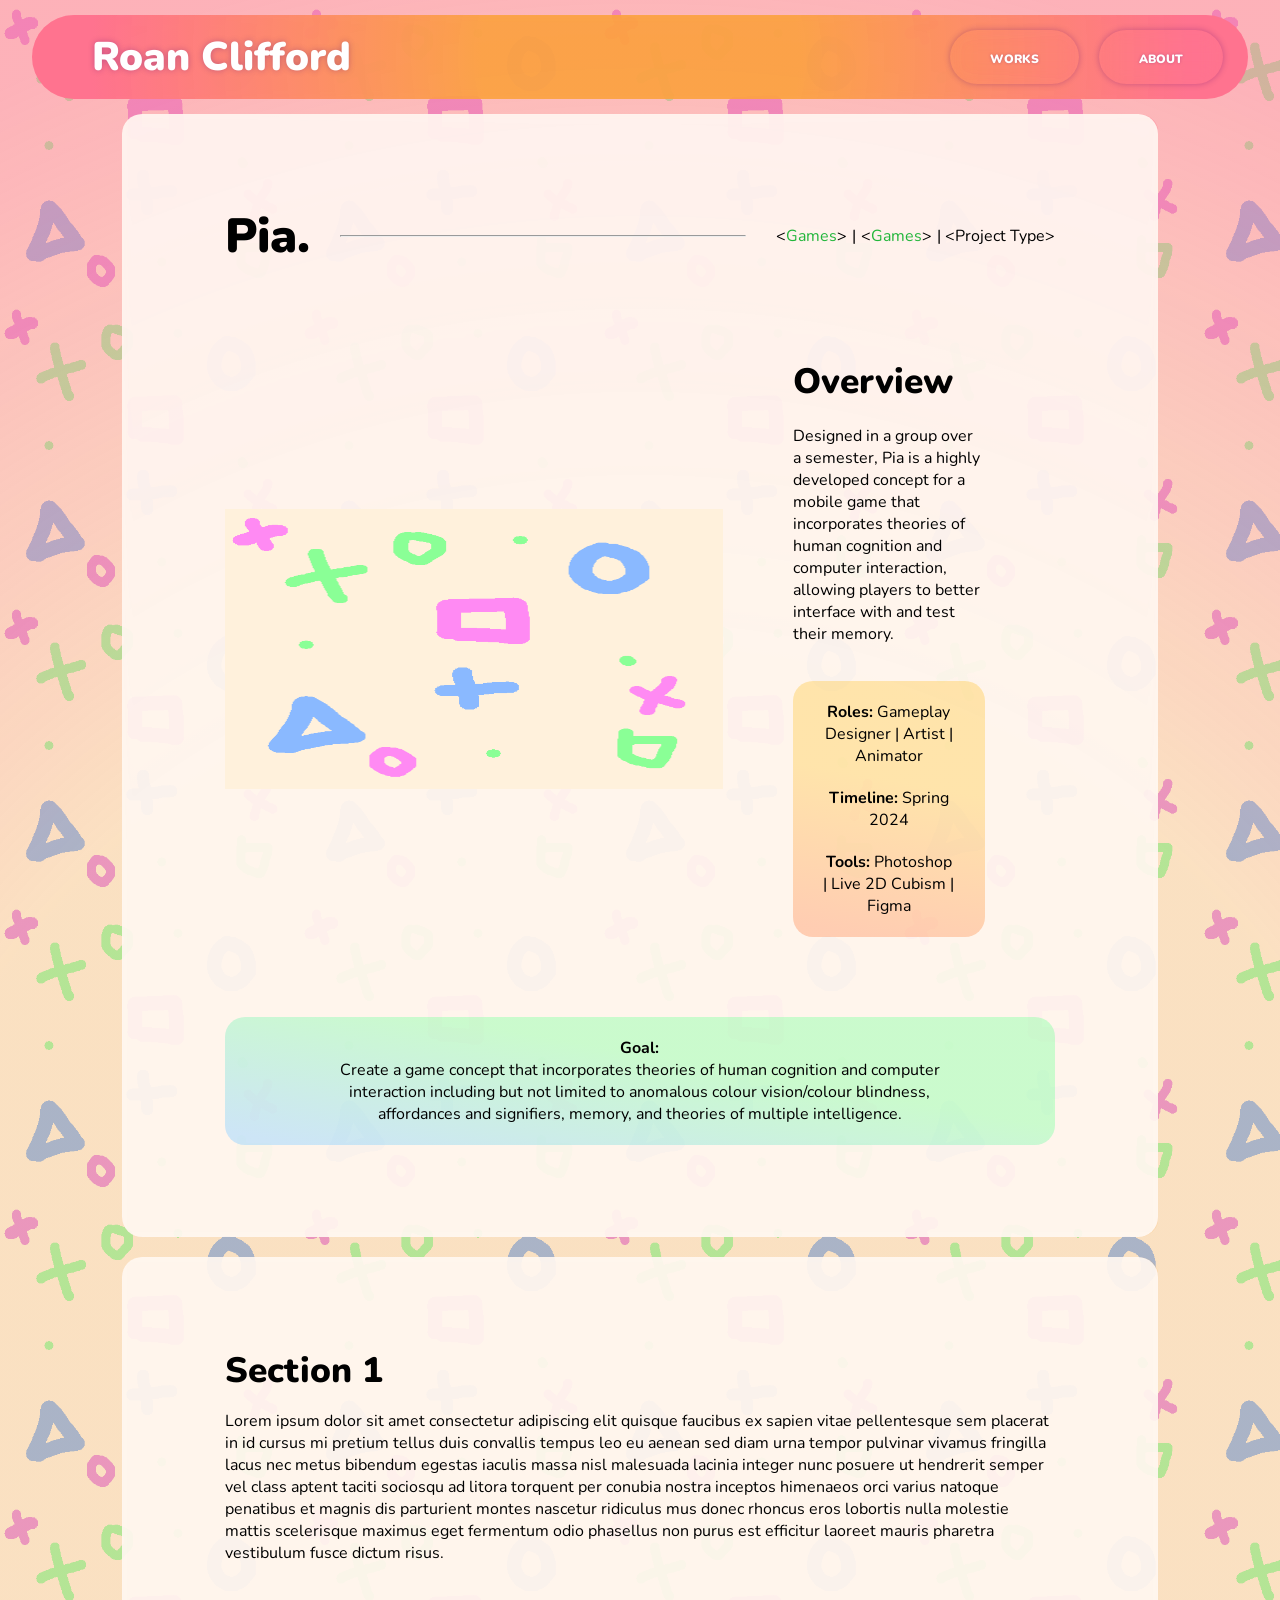
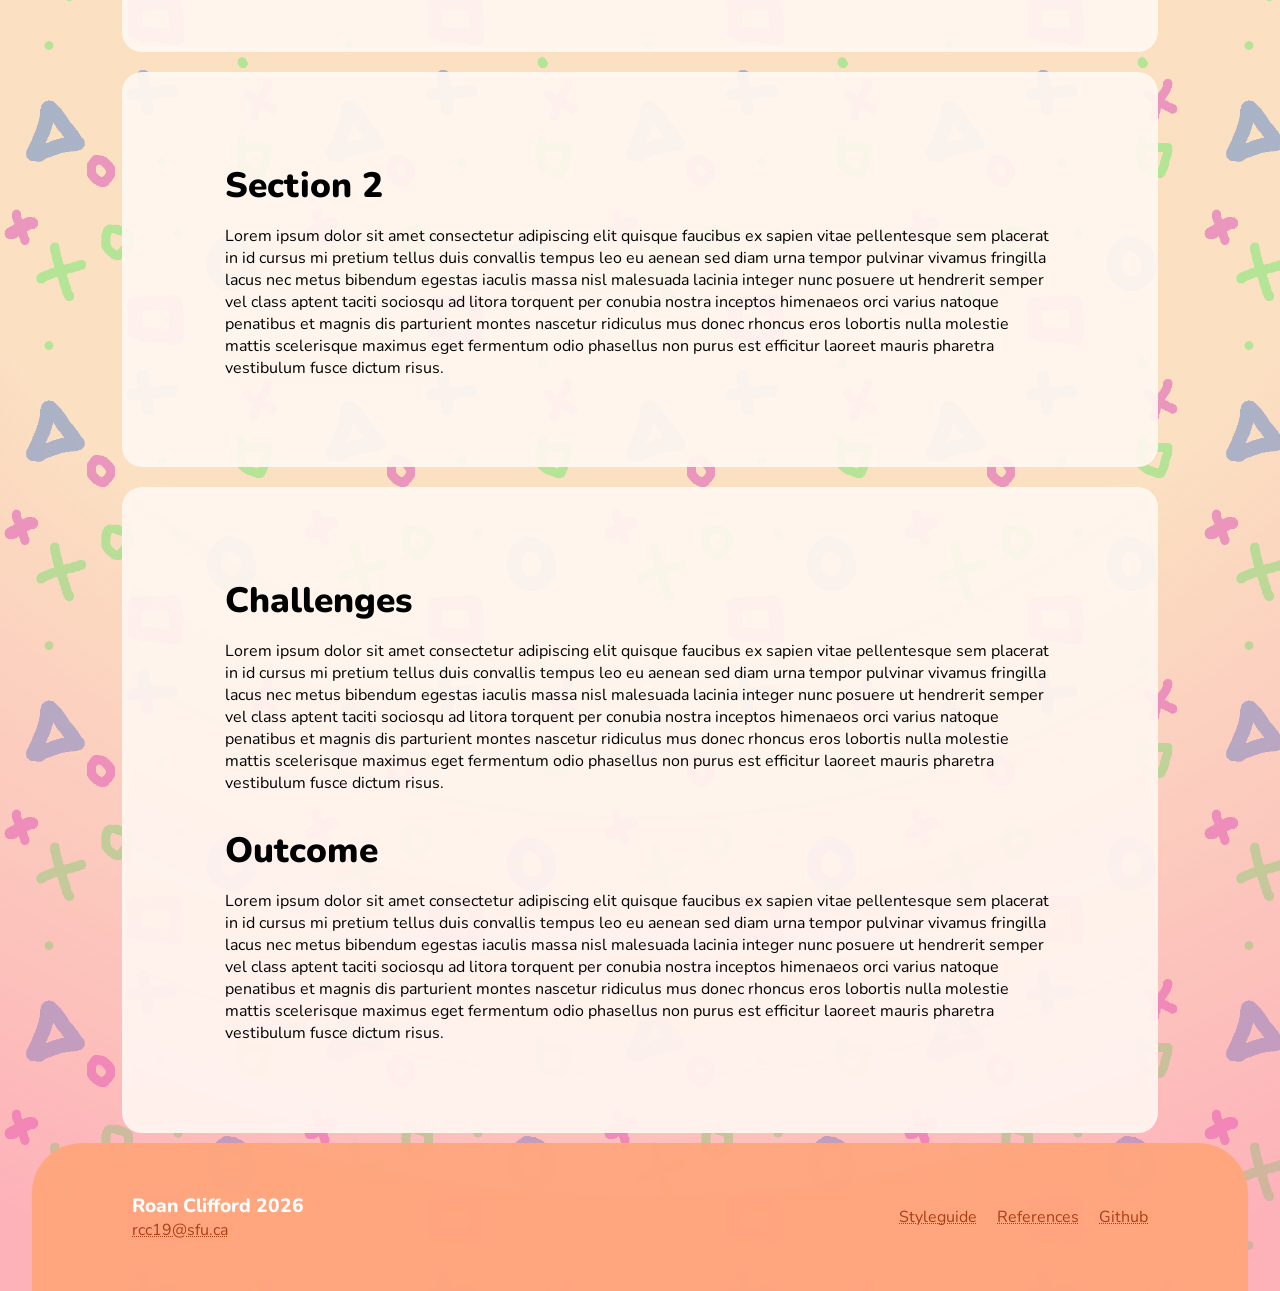
<file: pages/pia.html>
<!DOCTYPE html>
<html lang="en">
<head>
    <meta charset="UTF-8">
    <meta name="viewport" content="width=device-width, initial-scale=1.0">
    <title>Pia.</title>

    <link rel="stylesheet" href="../css/main.css">

    <!-- Google Fonts -->
    <link rel="preconnect" href="https://fonts.googleapis.com">
    <link rel="preconnect" href="https://fonts.gstatic.com" crossorigin>
    <link href="https://fonts.googleapis.com/css2?family=Nunito:ital,wght@0,200..1000;1,200..1000&display=swap" rel="stylesheet">
</head>
<body>
    <header id="nav_header">
        <a class="logotype" href="/index.html">Roan Clifford</a>
        <button id="hamburger" class="nav-link">menu</button>
        <nav id="link_container">
            <a class="nav-link" href="../pages/works.html">Works</a>
            <!-- <a class="nav-link" href="#">Character Art</a> -->
            <a class="nav-link" href="../pages/about.html">About</a>
        </nav>
    </header>
    <div class="page_content">
        <div class="row content_bg">
            <div class="project_head">
                <h1>Pia.</h1>
                <hr>
                <p class="tags_cont"><a href="../pages/works.html#games" class="content_tag game_dev">Games</a> | <a href="/pages/works.html#games" class="content_tag game_dev">Games</a> | &lt;Project Type&gt;</p>
            </div>

            <section id="overview" class="flex_container">
                <!-- Placeholder Image. Should replace w gameplay video -->
                <img src="../assets/WebsiteBackground.png" style="width: 60%; aspect-ratio: 16/9; align-self: center;">
                <div class="col">
                    <h2>Overview</h2>
                    <p>Designed in a group over a semester, Pia is a highly developed concept for a mobile game that incorporates theories of human cognition and computer interaction, allowing players to better interface with and test their memory.</p>
                    <div class="callout center_text">
                        <p><b>Roles:</b> Gameplay Designer | Artist | Animator </p>
                        <p><b>Timeline:</b> Spring 2024</p>
                        <p><b>Tools:</b> Photoshop | Live 2D Cubism | Figma</p>
                    </div>
                </div>
                <div class="callout row center_text call_alt1">
                    <p><b>Goal:</b> <br> Create a game concept that incorporates theories of human cognition and computer interaction including but not limited to anomalous colour vision/colour blindness, affordances and signifiers, memory, and theories of multiple intelligence.</p>
                </div>
            </section>
        </div>
        <div class="row content_bg">
            <section id="section1">
                <h2>Section 1</h2>
                <p>Lorem ipsum dolor sit amet consectetur adipiscing elit quisque faucibus ex sapien vitae pellentesque sem placerat in id cursus mi pretium tellus duis convallis tempus leo eu aenean sed diam urna tempor pulvinar vivamus fringilla lacus nec metus bibendum egestas iaculis massa nisl malesuada lacinia integer nunc posuere ut hendrerit semper vel class aptent taciti sociosqu ad litora torquent per conubia nostra inceptos himenaeos orci varius natoque penatibus et magnis dis parturient montes nascetur ridiculus mus donec rhoncus eros lobortis nulla molestie mattis scelerisque maximus eget fermentum odio phasellus non purus est efficitur laoreet mauris pharetra vestibulum fusce dictum risus.</p>
            </section>
        </div>
        <div class="row content_bg">
            <section id="section2">
                <h2>Section 2</h2>
                <p>Lorem ipsum dolor sit amet consectetur adipiscing elit quisque faucibus ex sapien vitae pellentesque sem placerat in id cursus mi pretium tellus duis convallis tempus leo eu aenean sed diam urna tempor pulvinar vivamus fringilla lacus nec metus bibendum egestas iaculis massa nisl malesuada lacinia integer nunc posuere ut hendrerit semper vel class aptent taciti sociosqu ad litora torquent per conubia nostra inceptos himenaeos orci varius natoque penatibus et magnis dis parturient montes nascetur ridiculus mus donec rhoncus eros lobortis nulla molestie mattis scelerisque maximus eget fermentum odio phasellus non purus est efficitur laoreet mauris pharetra vestibulum fusce dictum risus.</p>
            </section>
        </div>
        <div class="row content_bg">
            <section id="challenges">
                <h2>Challenges</h2>
                <p>Lorem ipsum dolor sit amet consectetur adipiscing elit quisque faucibus ex sapien vitae pellentesque sem placerat in id cursus mi pretium tellus duis convallis tempus leo eu aenean sed diam urna tempor pulvinar vivamus fringilla lacus nec metus bibendum egestas iaculis massa nisl malesuada lacinia integer nunc posuere ut hendrerit semper vel class aptent taciti sociosqu ad litora torquent per conubia nostra inceptos himenaeos orci varius natoque penatibus et magnis dis parturient montes nascetur ridiculus mus donec rhoncus eros lobortis nulla molestie mattis scelerisque maximus eget fermentum odio phasellus non purus est efficitur laoreet mauris pharetra vestibulum fusce dictum risus.</p>
            </section>
            <section id="outcome">
                <h2>Outcome</h2>
                <p>Lorem ipsum dolor sit amet consectetur adipiscing elit quisque faucibus ex sapien vitae pellentesque sem placerat in id cursus mi pretium tellus duis convallis tempus leo eu aenean sed diam urna tempor pulvinar vivamus fringilla lacus nec metus bibendum egestas iaculis massa nisl malesuada lacinia integer nunc posuere ut hendrerit semper vel class aptent taciti sociosqu ad litora torquent per conubia nostra inceptos himenaeos orci varius natoque penatibus et magnis dis parturient montes nascetur ridiculus mus donec rhoncus eros lobortis nulla molestie mattis scelerisque maximus eget fermentum odio phasellus non purus est efficitur laoreet mauris pharetra vestibulum fusce dictum risus.</p>
            </section>
        </div>
    </div>
    <footer>
        <div>
            <p>Roan Clifford 2026</p>
            <a href="mailto:rcc19@sfu.ca">rcc19@sfu.ca</a> <!--https://www.w3docs.com/snippets/html/how-to-create-mailto-links.html-->
        </div>
        <ul>
            <li><a href="./styleguide.html">Styleguide</a></li>
            <li><a href="./references.html">References</a></li>
            <li><a href="https://github.com/RCC1783/portfolio">Github</a></li>
        </ul>
    </footer>
    <script src="../js/main.js"></script>
</body>
</html>
</file>
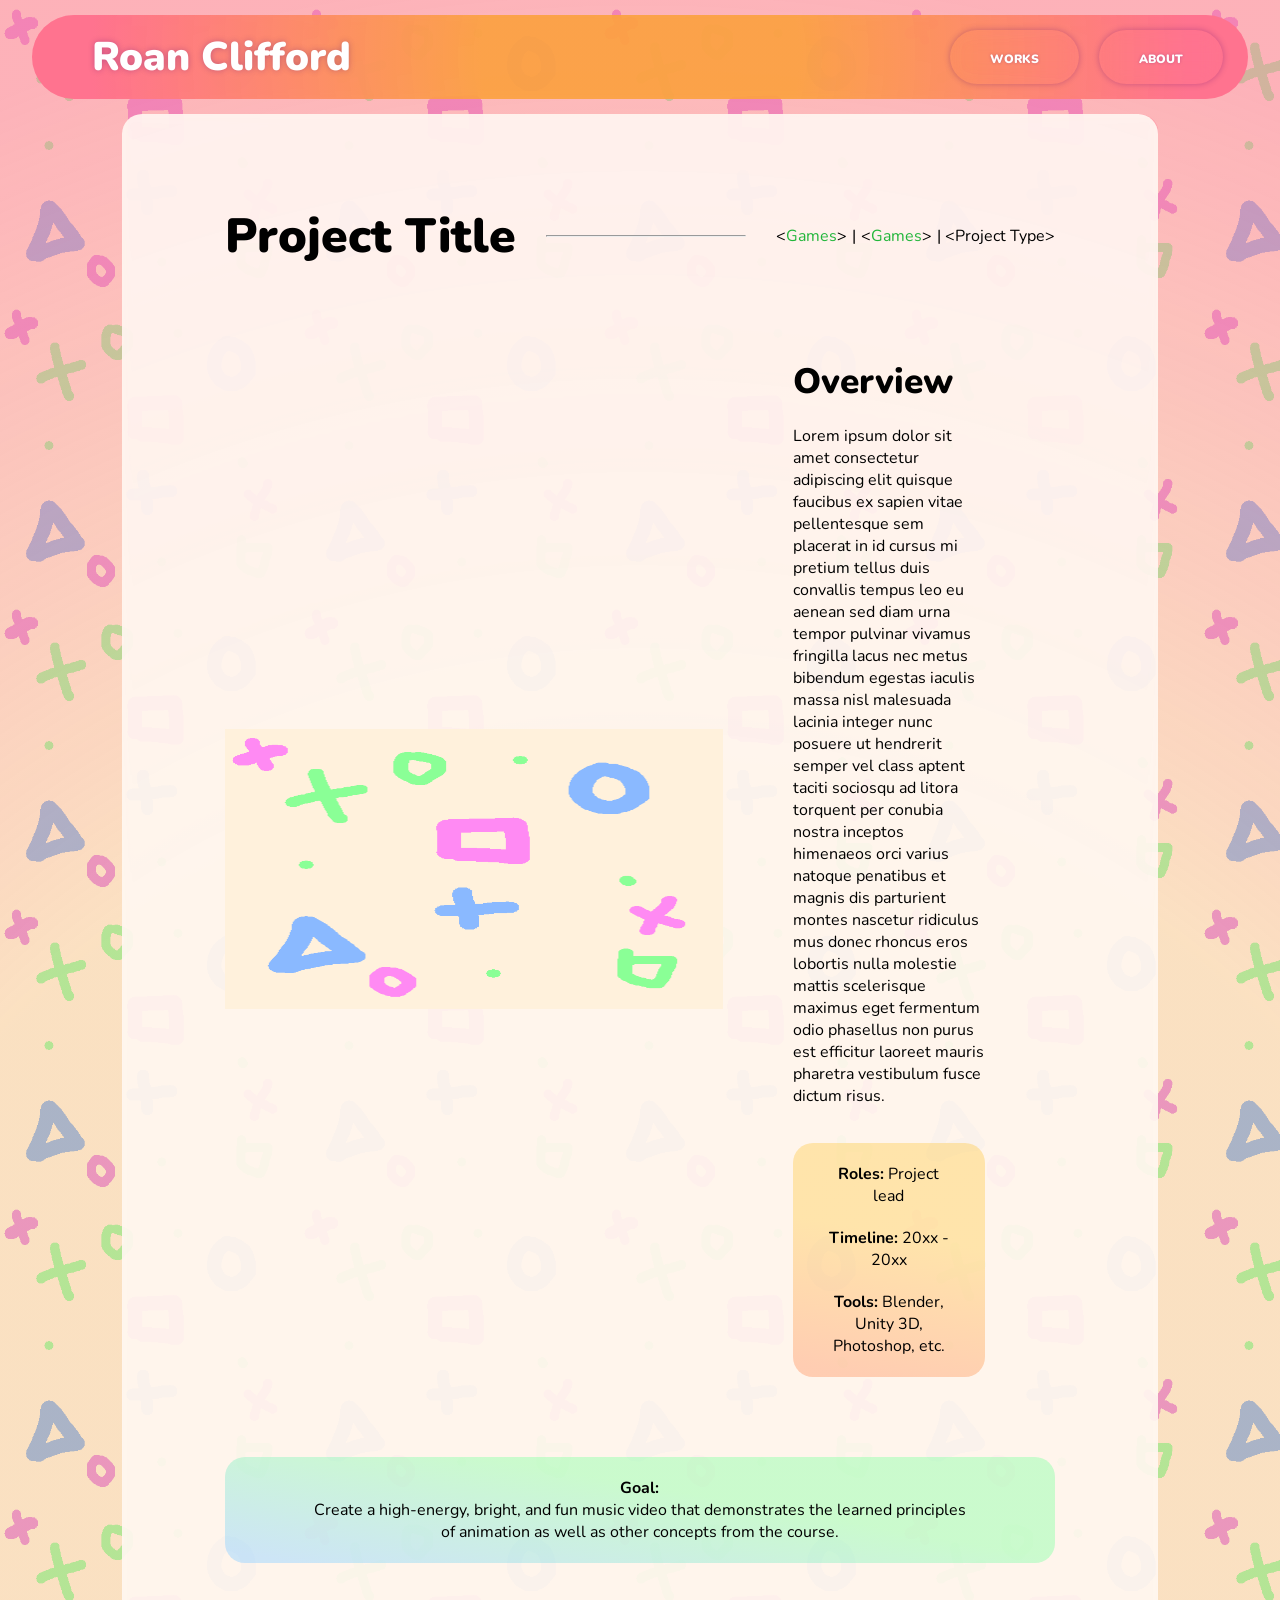
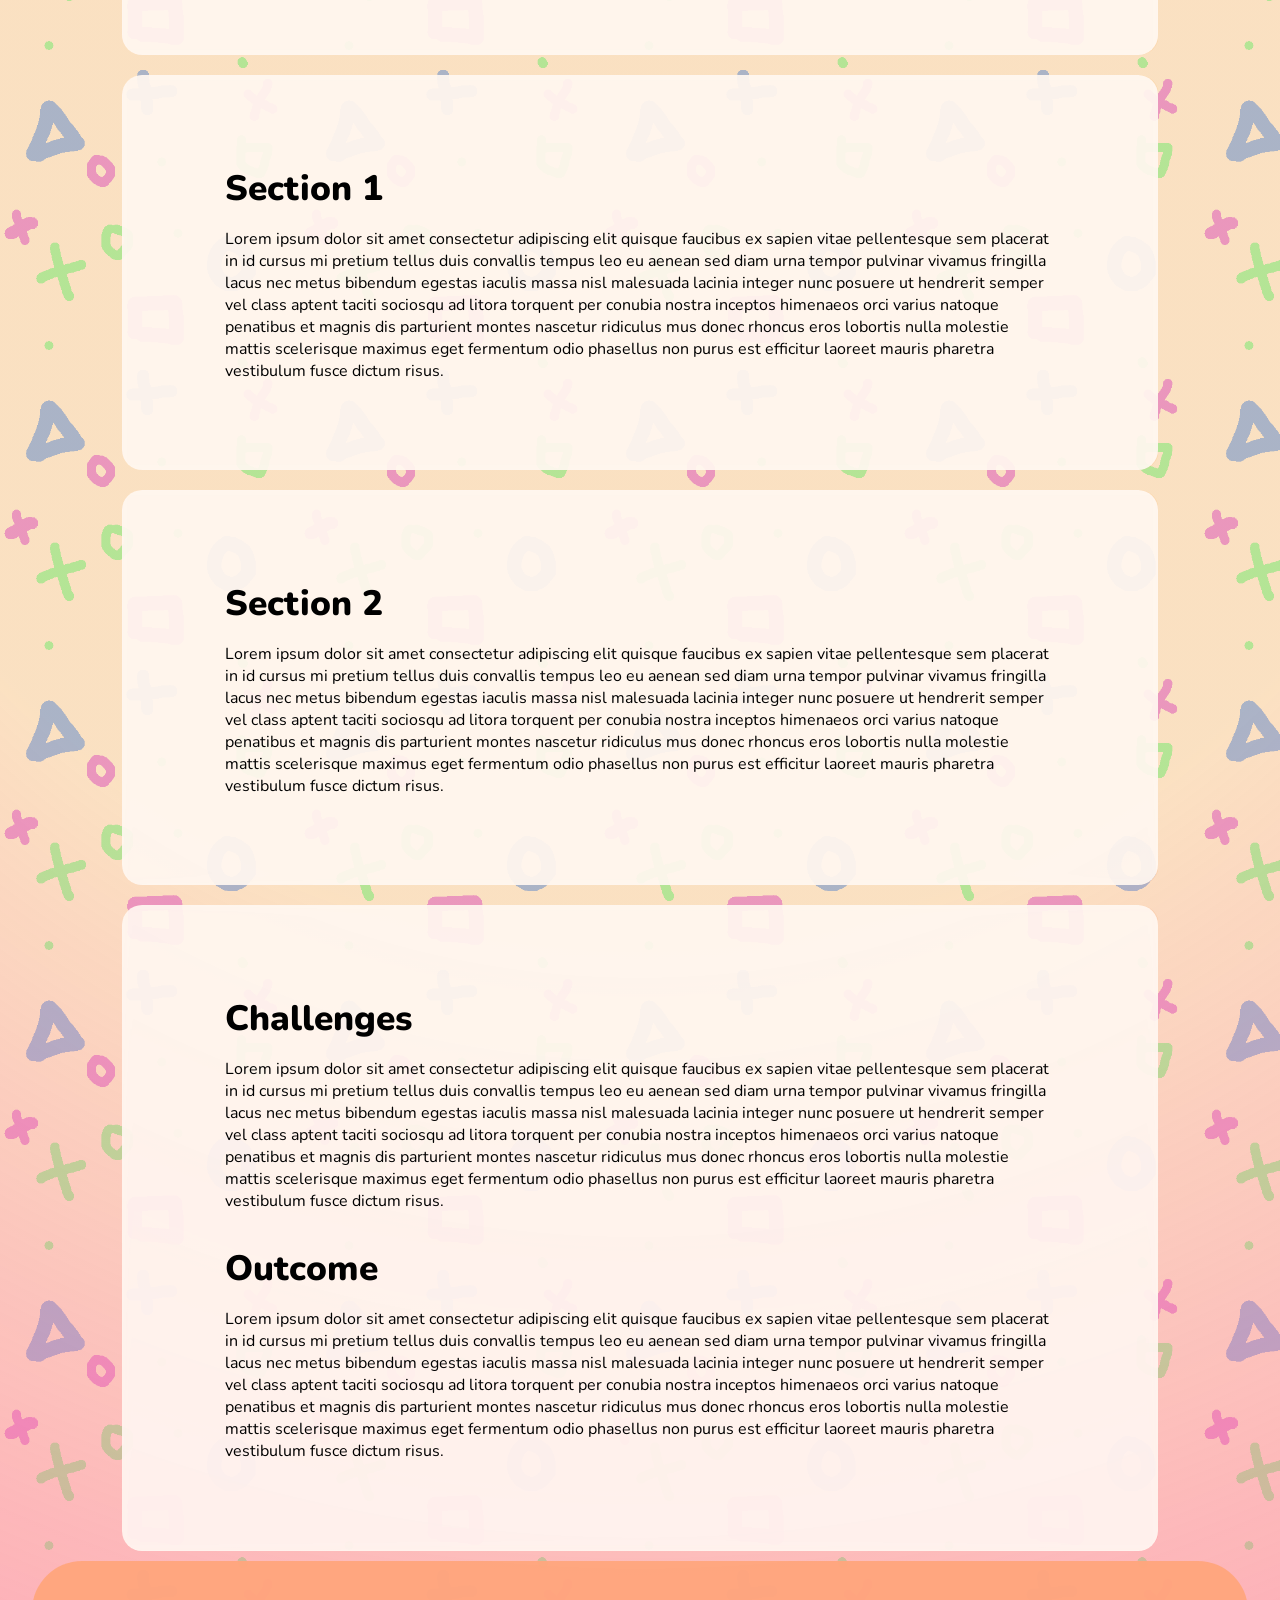
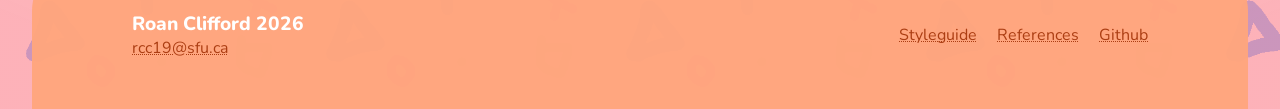
<file: pages/project_template.html>
<!DOCTYPE html>
<html lang="en">
<head>
    <meta charset="UTF-8">
    <meta name="viewport" content="width=device-width, initial-scale=1.0">
    <title>Project Page Template</title>

    <link rel="stylesheet" href="../css/main.css">

    <!-- Google Fonts -->
    <link rel="preconnect" href="https://fonts.googleapis.com">
    <link rel="preconnect" href="https://fonts.gstatic.com" crossorigin>
    <link href="https://fonts.googleapis.com/css2?family=Nunito:ital,wght@0,200..1000;1,200..1000&display=swap" rel="stylesheet">
</head>
<body>
    <header id="nav_header">
        <a class="logotype" href="/index.html">Roan Clifford</a>
        <button id="hamburger" class="nav-link">menu</button>
        <nav id="link_container">
            <a class="nav-link" href="../pages/works.html">Works</a>
            <!-- <a class="nav-link" href="#">Character Art</a> -->
            <a class="nav-link" href="../pages/about.html">About</a>
        </nav>
    </header>
    <div class="page_content">
        <div class="row content_bg">
            <div class="project_head">
                <h1>Project Title</h1>
                <hr>
                <p class="tags_cont"><a href="/pages/works.html#games" class="content_tag game_dev">Games</a> | <a href="/pages/works.html#games" class="content_tag game_dev">Games</a> | &lt;Project Type&gt;</p>
            </div>

            <section id="overview" class="flex_container">
                <!-- Placeholder Image. Should replace w gameplay video -->
                <img src="/assets/WebsiteBackground.png" style="width: 60%; aspect-ratio: 16/9; align-self: center;">
                <div class="col">
                    <h2>Overview</h2>
                    <p>Lorem ipsum dolor sit amet consectetur adipiscing elit quisque faucibus ex sapien vitae pellentesque sem placerat in id cursus mi pretium tellus duis convallis tempus leo eu aenean sed diam urna tempor pulvinar vivamus fringilla lacus nec metus bibendum egestas iaculis massa nisl malesuada lacinia integer nunc posuere ut hendrerit semper vel class aptent taciti sociosqu ad litora torquent per conubia nostra inceptos himenaeos orci varius natoque penatibus et magnis dis parturient montes nascetur ridiculus mus donec rhoncus eros lobortis nulla molestie mattis scelerisque maximus eget fermentum odio phasellus non purus est efficitur laoreet mauris pharetra vestibulum fusce dictum risus.</p>
                    <div class="callout center_text">
                        <p><b>Roles:</b> Project lead </p>
                        <p><b>Timeline:</b> 20xx - 20xx</p>
                        <p><b>Tools:</b> Blender, Unity 3D, Photoshop, etc.</p>
                    </div>
                </div>
                <div class="callout row center_text call_alt1">
                    <p><b>Goal:</b> <br> Create a high-energy, bright, and fun music video that demonstrates the learned principles of animation as well as other concepts from the course.</p>
                </div>
            </section>
        </div>
        <div class="row content_bg">
            <section id="section1">
                <h2>Section 1</h2>
                <p>Lorem ipsum dolor sit amet consectetur adipiscing elit quisque faucibus ex sapien vitae pellentesque sem placerat in id cursus mi pretium tellus duis convallis tempus leo eu aenean sed diam urna tempor pulvinar vivamus fringilla lacus nec metus bibendum egestas iaculis massa nisl malesuada lacinia integer nunc posuere ut hendrerit semper vel class aptent taciti sociosqu ad litora torquent per conubia nostra inceptos himenaeos orci varius natoque penatibus et magnis dis parturient montes nascetur ridiculus mus donec rhoncus eros lobortis nulla molestie mattis scelerisque maximus eget fermentum odio phasellus non purus est efficitur laoreet mauris pharetra vestibulum fusce dictum risus.</p>
            </section>
        </div>
        <!-- <div class="col_noBG min_50-perc">
            <img src="/assets/WebsiteBackground.png" loading="lazy" >
        </div>
        <div class="col_noBG min_50-perc">
            <img src="/assets/WebsiteBackground.png">
        </div> -->
        <div class="row content_bg">
            <section id="section2">
                <h2>Section 2</h2>
                <p>Lorem ipsum dolor sit amet consectetur adipiscing elit quisque faucibus ex sapien vitae pellentesque sem placerat in id cursus mi pretium tellus duis convallis tempus leo eu aenean sed diam urna tempor pulvinar vivamus fringilla lacus nec metus bibendum egestas iaculis massa nisl malesuada lacinia integer nunc posuere ut hendrerit semper vel class aptent taciti sociosqu ad litora torquent per conubia nostra inceptos himenaeos orci varius natoque penatibus et magnis dis parturient montes nascetur ridiculus mus donec rhoncus eros lobortis nulla molestie mattis scelerisque maximus eget fermentum odio phasellus non purus est efficitur laoreet mauris pharetra vestibulum fusce dictum risus.</p>
            </section>
        </div>
        <div class="row content_bg">
            <section id="challenges">
                <h2>Challenges</h2>
                <p>Lorem ipsum dolor sit amet consectetur adipiscing elit quisque faucibus ex sapien vitae pellentesque sem placerat in id cursus mi pretium tellus duis convallis tempus leo eu aenean sed diam urna tempor pulvinar vivamus fringilla lacus nec metus bibendum egestas iaculis massa nisl malesuada lacinia integer nunc posuere ut hendrerit semper vel class aptent taciti sociosqu ad litora torquent per conubia nostra inceptos himenaeos orci varius natoque penatibus et magnis dis parturient montes nascetur ridiculus mus donec rhoncus eros lobortis nulla molestie mattis scelerisque maximus eget fermentum odio phasellus non purus est efficitur laoreet mauris pharetra vestibulum fusce dictum risus.</p>
            </section>
            <section id="outcome">
                <h2>Outcome</h2>
                <p>Lorem ipsum dolor sit amet consectetur adipiscing elit quisque faucibus ex sapien vitae pellentesque sem placerat in id cursus mi pretium tellus duis convallis tempus leo eu aenean sed diam urna tempor pulvinar vivamus fringilla lacus nec metus bibendum egestas iaculis massa nisl malesuada lacinia integer nunc posuere ut hendrerit semper vel class aptent taciti sociosqu ad litora torquent per conubia nostra inceptos himenaeos orci varius natoque penatibus et magnis dis parturient montes nascetur ridiculus mus donec rhoncus eros lobortis nulla molestie mattis scelerisque maximus eget fermentum odio phasellus non purus est efficitur laoreet mauris pharetra vestibulum fusce dictum risus.</p>
            </section>
        </div>
    </div>
    <footer>
        <div>
            <p>Roan Clifford 2026</p>
            <a href="mailto:rcc19@sfu.ca">rcc19@sfu.ca</a> <!--https://www.w3docs.com/snippets/html/how-to-create-mailto-links.html-->
        </div>
        <ul>
            <li><a href="./styleguide.html">Styleguide</a></li>
            <li><a href="./references.html">References</a></li>
            <li><a href="https://github.com/RCC1783/portfolio">Github</a></li>
        </ul>
    </footer>
    <script src="../js/main.js"></script>
</body>
</html>
</file>
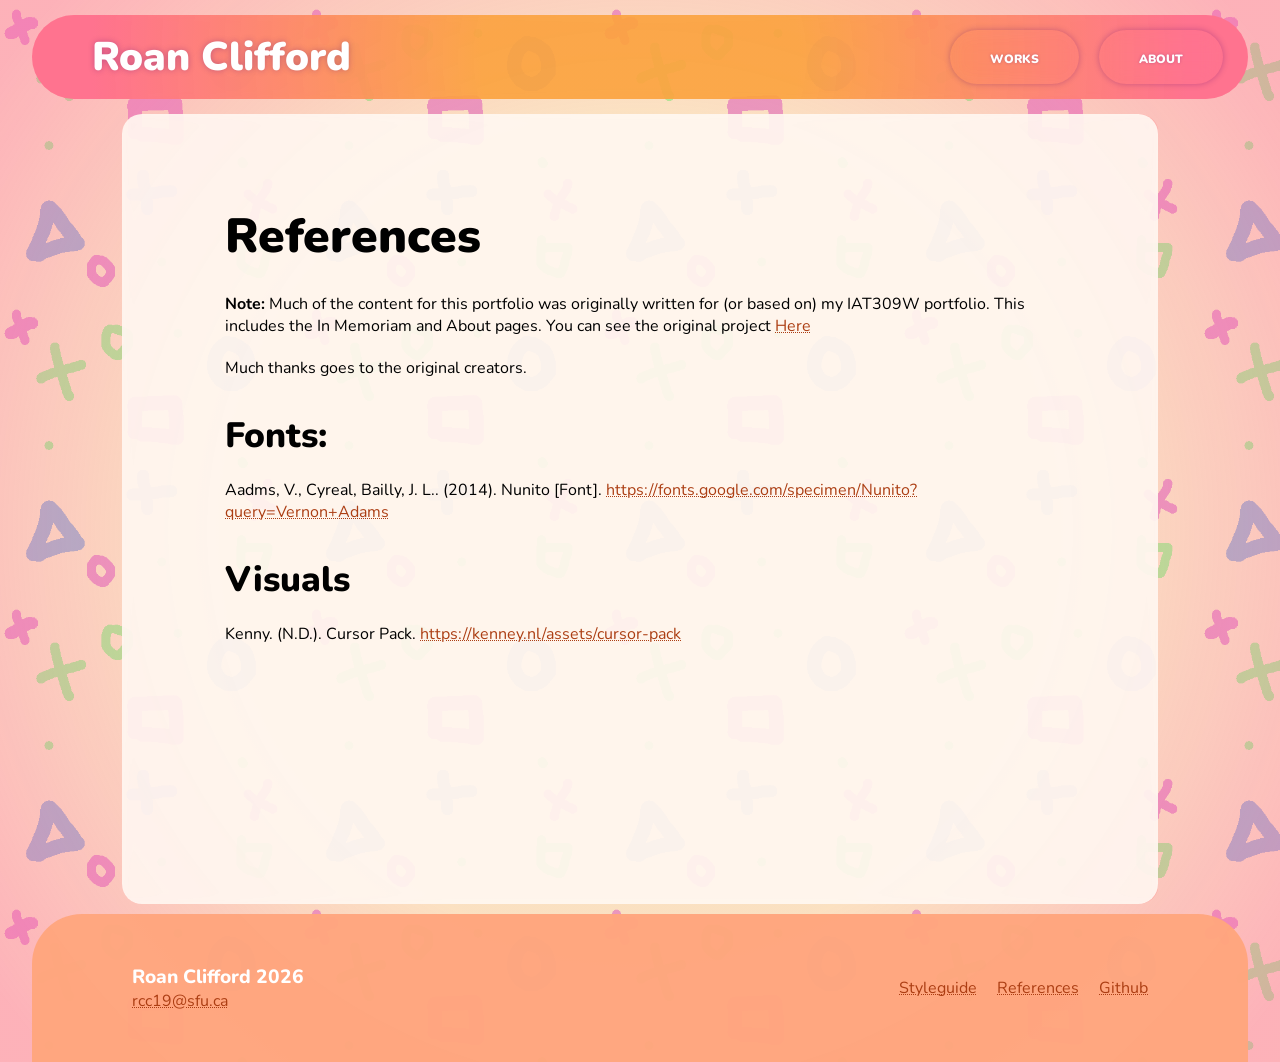
<file: pages/references.html>
<!DOCTYPE html>
<html lang="en">
<head>
    <meta charset="UTF-8">
    <meta name="viewport" content="width=device-width, initial-scale=1.0">
    <title>References</title>

    <link rel="stylesheet" href="../css/main.css">

    <!-- Google Fonts -->
    <link rel="preconnect" href="https://fonts.googleapis.com">
    <link rel="preconnect" href="https://fonts.gstatic.com" crossorigin>
    <link href="https://fonts.googleapis.com/css2?family=Nunito:ital,wght@0,200..1000;1,200..1000&display=swap" rel="stylesheet">
</head>
<body>
    <header id="nav_header">
        <a class="logotype" href="/index.html">Roan Clifford</a>
        <button id="hamburger" class="nav-link">menu</button>
        <nav id="link_container">
            <a class="nav-link" href="../pages/works.html">Works</a>
            <!-- <a class="nav-link" href="#">Character Art</a> -->
            <a class="nav-link" href="../pages/about.html">About</a>
        </nav>
    </header>
    <div class="page_content">
        <section class="row content_bg">
            <h1>References</h1>
            <p><b>Note:</b> Much of the content for this portfolio was originally written for (or based on) my IAT309W portfolio. This includes the In Memoriam and About pages. You can see the original project <a href="../assets/309W_Portfolio.pdf">Here</a></p>
            <p>Much thanks goes to the original creators.</p>
            <h2>Fonts:</h2>
            <p>Aadms, V., Cyreal, Bailly, J. L.. (2014). Nunito [Font]. <a href="https://fonts.google.com/specimen/Nunito?query=Vernon+Adams">https://fonts.google.com/specimen/Nunito?query=Vernon+Adams</a></p>

            <h2>Visuals</h2>
            <p>Kenny. (N.D.). Cursor Pack. <a href="https://kenney.nl/assets/cursor-pack">https://kenney.nl/assets/cursor-pack</a></p>
        </section>
    </div>
    <footer>
        <div>
            <p>Roan Clifford 2026</p>
            <a href="mailto:rcc19@sfu.ca">rcc19@sfu.ca</a> <!--https://www.w3docs.com/snippets/html/how-to-create-mailto-links.html-->
        </div>
        <ul>
            <li><a href="./styleguide.html">Styleguide</a></li>
            <li><a href="./references.html">References</a></li>
            <li><a href="https://github.com/RCC1783/portfolio">Github</a></li>
        </ul>
    </footer>
    <script src="../js/main.js"></script>
</body>
</html>
</file>
<file: css/main.css>
/* 
    For custom cursors: https://blog.logrocket.com/custom-cursor-css/
*/

:root{
    background-color: blanchedalmond;
    background-image: url("../assets/WebsiteBackground.png");
    background-size: 300px;
    background-repeat: repeat;

    margin: 0;

    --cursor_point: url(../assets/pointer_b.png);
    --cursor_hand: url(../assets/hand_small_point.png);
    cursor: var(--cursor_point) 8 8, auto;
    font-family: "Nunito", sans-serif;

    --primary_grad: radial-gradient(circle, rgba(251, 163, 63, 0.9) 26%, rgb(255, 115, 143) 90%);
    --content_bg: rgba(255, 248, 242, 0.92);
    --content_text_color: black;
    --header_text_color: white;
}



body{
    display: flex;
    flex-direction: column;
    align-items: center;
    background: radial-gradient(circle, rgba(251, 163, 63, 0.2) 50%, rgb(255, 115, 143, .5) 95%);
    height: fit-content;
    margin: 0;
    padding: 0 5%;
    backdrop-filter: saturate(70%);
}

.page_content{
    display: flex;
    flex-direction: row;
    flex-wrap: wrap;

    margin: 0 auto;

    min-width: 150px;
    width: 90%;
    max-width: 1900px;

    min-height: 90vh;
}

.landing{
    position: relative;
    box-sizing: border-box;
    margin: 0;
    width: 98vw;
    max-width: 2000px;
    height: min-content;
}

.landing video{
    background: black;
    width: 100%;
    aspect-ratio: 16/7;
    height: auto;
    min-height: 250px;
    object-fit: cover;
    filter: saturate(70%) brightness(60%);
    border-radius: 50px;
    overflow: hidden;
}
.landing_content{
    position: absolute;
    top: 15%;
    left: 5%;
    max-width: 85vw;
    /* transform: translate(0, -100%); */

    color: white;
    transition: transform 0.3s, top 0.3s, left 0.3s;
}
.landing_content nav{
    display: flex;
    flex-direction: row;
    gap: 20px;
}
.landing_content nav a{
    color: orange;
}
.landing_head{
    font-size: 6rem;
    font-weight: 1000;
    text-shadow: 0 0 10px rgba(49, 0, 73, 0.6);
    text-shadow: 0 0 10px rgba(49, 0, 73, 0.6);
    margin: 0;
}

.landing_subhead{
    font-size: 1.5rem;
    font-weight: 650;
    margin-bottom: 2rem;
}

.flex_container{
    display: flex;
    flex-direction: row;
    flex-wrap: wrap;
}
.col {
    box-sizing: border-box;
    display: flex;
    flex-direction: column;
    /* align-items: center; */
    margin: 10px;
    min-width: 300px;
    flex: 1;

    padding: 30px 60px;

    /* border: 4px  solid  rgb(255, 251, 245); */
    border-radius: 20px;
}
.row {
    box-sizing: border-box;
    display: flex;
    flex-direction: column;
    /* align-items: center; */
    margin: 10px auto;
    width: 100%;

    padding: 7% 10%;

    /* border: 4px  solid  rgb(255, 251, 245); */
    border-radius: 20px;
}

.page_content .col_noBG {
    box-sizing: border-box;
    display: flex;
    flex-direction: column;
    /* align-items: center; */
    margin: 10px;
    max-width: 50%;
    flex: 1;

    padding: 30px 60px;

    /* border: 4px  solid  rgb(255, 251, 245); */
    border-radius: 20px;
}

.content_bg{
    background-color: var(--content_bg);
    backdrop-filter: blur(5px);
}

.min_50-perc{
    min-width: 45%;
}

p{
    margin-top: 0.25rem;
}

a{
    text-decoration: underline 0.09rem dotted;
    color: #ac3e13;
    cursor: var(--cursor_hand) 8 8, auto;
}

h1{
    font-family: "Nunito", sans-serif;
    font-size: 3rem;
    font-weight: 1000;
    margin-top: 1rem;
    margin-bottom: 1.25rem;

    transition: font-size 0.3s;
}
h2{
    font-family: "Nunito", sans-serif;
    font-size: 2.2rem;
    font-weight: 850;

    margin-top: 1rem;
    margin-bottom: 1rem;
}
h3{
    font-family: "Nunito", sans-serif;
    font-size: 1.8rem;
    font-weight: 750;

    margin-top: 0.25rem;
    margin-bottom: 1.15rem;
}
h4{
    font-family: "Nunito", sans-serif;
    font-size: 1.25rem;
    font-variant-caps: all-small-caps;
    font-weight: 700;

    margin-top: 0.1rem;
    margin-bottom: 1rem;
}

img{
    max-width: 100%;
}

.content_text p, h2{
    max-width: 70ch;
    width: fit-content;
}

#nav_header{
    position: sticky;
    top: 15px;
    box-sizing: border-box;
    height: fit-content;
    width: 95vw;
    max-width: 2100px;
    display: flex;
    flex-direction: row;
    flex-wrap: wrap;
    align-items: center;
    justify-content: space-between;
    gap: 10px;
    padding: 15px 25px 15px 60px;
    background: var(--primary_grad);
    /* border: 4px solid rgb(214, 90, 115); */
    border-radius: 50px;
    margin: 10px;

    /* https://developer.mozilla.org/en-US/docs/Web/CSS/Reference/Properties/backdrop-filter */
    backdrop-filter: blur(5px);
    z-index: 99; /* Set z-index high to ensure header renders above everything*/
}
#nav_header .logotype{
    margin: 0;
    font-family: "Nunito", sans-serif;
    font-size: 2.5rem;
    font-weight: 1000;
    color: white;
    text-decoration: none;
    text-shadow: 0 0 6px rgba(73, 0, 110, 0.3);
}
#link_container{
    /* display: flex; */
    flex-direction: row;
    flex-wrap: wrap;
    justify-content: center;
    gap: 20px;
    min-height: fit-content;
}

.spacer{
    flex: 1;
}

/* https://css-irl.info/animating-underlines/ */
.nav-link{
    box-sizing: border-box;
    font-family: "Nunito", sans-serif;
    font-size: 1.1rem;
    font-weight: 1000;
    font-variant: all-small-caps;
    color: white;
    background: none;
    
    text-decoration: none;
    text-align: center;
    text-shadow: 0 0 3px rgba(73, 0, 110, 0.3);

    padding: 15px 40px;
    /* margin: 5px; */

    border-radius: 30px;
    border: none;

    box-shadow: 0 0 6px rgba(73, 0, 110, 0.3);
    transition: box-shadow 0.4s, background 0.4s;
    backdrop-filter: blur(10px);
}

#hamburger{
    cursor: var(--cursor_hand) 8 8, auto;
}

.nav-link:hover, .nav-link:focus{
    box-shadow: 0 0 10px rgba(73, 0, 110, 0.3);
    background: rgba(73, 0, 110, 0.1);
}
.tags_cont{
    display: flex;
    flex-direction: row;
    flex-wrap: wrap;
    gap: 5px;
    justify-content: center;
    align-items: center;
    margin: 0;
}
.tags_cont p{
    margin: 0;
}
.content_tag{
    text-decoration: underline 0.08rem rgba(0, 0, 0, 0);
    transition: text-decoration-color 0.3s;
    font-size: 1rem;

    transition: text-decoration-color 0.3s;
}

/* https://www.w3schools.com/cssref/sel_before.php */
.content_tag::before{
    color: black;
    content: "<"
}
.content_tag::after{
    color: black;
    content: ">"
}
.content_tag:hover, .content_tag:focus  {
    text-decoration-color: rgba(0, 0, 0, 1);
}

.game_dev{
    color: #21b63a;
}

.animation{
    color: rgb(145, 72, 255);
}

.char_design{
    color: rgb(72, 170, 255);
}

/* button{
    padding: 10px;
    font-family: "Nunito", sans-serif;
    font-weight: 700;
    background: var(--primary_grad);
    color: white;
    border: none;
    border-radius: 25px;
    box-shadow: 0 0 6px rgba(73, 0, 110, 0.3);
} */

figure{
    box-sizing: border-box;
    display: flex;
    flex-direction: column;
    min-width: 200px;
    max-width: 600px;
    height: fit-content;
    align-items: center;
    background: #ffffff;
    padding: 20px;
    margin: 1rem;
    border-radius: 20px;
}
figure img{
    width: 100%;
    height: auto;
    border-radius: 15px;
    margin-bottom: 16px;
}
figure video{
    width: 100%;
    height: auto;
    border-radius: 15px;
    margin-bottom: 16px;
}
figcaption {
    width: 90%;
}

footer{
    box-sizing: border-box;
    display: flex;
    flex-direction: row;
    flex-wrap: wrap;
    justify-content: space-between;
    align-items: center;
    
    width: 95vw;
    max-width: 2100px;
    background: #ffa67df7;
    border-bottom: none;
    margin: 0;
    padding: 50px 100px;
    border-radius: 50px 50px 0 0;
    gap: 20px
}

footer p{
    margin: 0;
    color: white;
    font-weight: 800;
    font-size: 1.2rem;
}

footer ul{
    display: flex;
    flex-direction: row;
    flex-wrap: wrap;
    list-style-type: none;
    gap: 20px;
    padding: 0;
    margin: 0;
}

blockquote{
    border-left: 2px solid black;
    margin-left: 5px;
    padding: 10px 15px 10px 40px;

    font-weight: 550;
    font-style: italic;
}

blockquote p{
    margin: 0;
}

.callout{
    display: flex;
    flex-direction: row;
    flex-wrap: wrap;
    background: rgba(255, 227, 163, 0.8);
    background: linear-gradient(10deg, rgba(255, 164, 119, 0.5) 5%, rgba(255, 210, 105, 0.5) 60%);
    margin: 20px 0; 
    padding: 20px 30px;
    border-radius: 20px;
    gap: 20px;
    align-content: center;
    /* box-shadow: 0px 0px 5px rgba(74, 0, 96, 0.2); */
    
}
.callout p{
    min-width: 45%;
    max-width: 700px;
    margin: auto auto;
}

.call_alt1{
    background: rgba(150, 255, 173, 0.5);
    background: linear-gradient(10deg, rgba(155, 212, 255, 0.5) 5%, rgba(150, 255, 173, 0.5) 60%);
    padding: 20px 10%;
}

.center_text{
    text-align: center;
}

.project_head{
    display: flex;
    flex-wrap: wrap;
    align-items: center;
    width: 100%;
    margin-bottom: 1rem;
}

.project_head hr{
    flex:1;
    margin: 30px;
    min-width: 100px;
}

.project_head h1{
    margin-bottom: 1rem;
    /* transition: font-size 0.3s; */
}

.project_hero{
    max-width: 800px;
    width: 100%;
    min-width: 200px;
    height: auto;
    aspect-ratio: 16/9; 
    align-self: center;
    margin: auto auto;
    border-radius: 20px;
    overflow: hidden;
}

.project_card{
    position: relative;
    display: flex;

    width: 30%;
    min-width: 10rem;
    max-width: 250px;
    aspect-ratio: 4/3;

    text-decoration: none;
    border-radius: 40px;
    overflow: hidden;

    /* box-shadow: 0 0 3px rgba(73, 0, 110, 0.3); */
}

.project_card img{
    background-color: black;
    width: 100%;
    object-fit: cover;
    filter: none;

    transition: filter 0.3s;
}
.project_card:hover img{
    filter: brightness(50%);
}
.project_card p{
    position: absolute;
    top: 50%;
    left: 50%;
    transform: translate(-50%, -50%);

    /* width: 100%; */
    /* margin: 10px; */

    color: transparent;
    font-size: 1.5rem;
    font-weight: 800;
    text-align: center;

    margin: 0;

    transition: color 0.2s, font-size 0.2s;
}
.project_card:hover p{
    color: white;
}

.card_container{
    display: grid; 
    grid-template-columns: auto auto auto auto auto auto;
    gap: 20px;
    align-items: center;
    justify-content: center;
}

.flex_grid{
    display: flex;
    flex-direction: row;
    flex-wrap: wrap;
    gap: 20px;

    justify-content: start;
    align-items: center;
}

.two_col_grid{
    display: grid;
    grid-template-columns: auto auto;
    align-items: center;
    justify-content: center;
    justify-items: center;
    gap: 50px;
}

.two_col_grid .span{
    grid-column-end: span 2;
    /* max-width: 90%; */
}

.two_col_grid div{
    margin: auto;
    box-sizing: border-box;
}

.two_col_grid figure{
    margin: 0;
    align-self: center;
}

.three_col_grid{
    display: grid;
    grid-template-columns: auto auto auto;
    align-items: center;
    justify-content: center;
    justify-items: center;
    gap: 50px;
}

.three_col_grid .span{
    grid-column-end: span 3;
}

.three_col_grid div{
    margin: auto;
    box-sizing: border-box;
}

.three_col_grid figure{
    margin: 0;
    align-self: center;
}

@media screen and (max-width: 1000px){
    .landing_head{
        font-size: 5rem;
    }
    .landing_subhead{
        font-size: 1.25rem;
    }

    h1{
        font-size: 3rem;
    }

    .project_head h1{
        font-size: 2.75rem;
    }
}

@media screen and (max-width: 950px){
    #link_container{
        /* display: none; */
        position: absolute;
        flex-direction: column;
        bottom: -10px;
        right: 10px;
        transform: translate(0, 100%);
    }

    #link_container .nav-link{
        background: var(--primary_grad);
        transition: filter 0.3s;
    }

    #link_container .nav-link:hover, #link_container .nav-link:focus{
        filter: hue-rotate(-40deg);
    }
}

@media screen and (max-width: 850px){
    .two_col_grid{
        grid-template-columns: auto;
    }

    .two_col_grid .span{
        grid-column-end: span 1;
    }

    .three_col_grid{
        grid-template-columns: auto;
    }

    .three_col_grid .span {
        grid-column-end: span 1;
    }
}

@media screen and (max-width: 750px){
    .landing_head{
        font-size: 3rem;
    }
    .landing_subhead{
        font-size: 1rem;
    }

    #nav_header .logotype{
        font-size: 2rem;
        transition: font-size 0.3s;
    }
    .nav-link{
        font-size: 1rem;
    }
    .project_head h1{
        font-size: 2rem;
    }

    .col{
        padding: 15px 30px;
    }
    /* .row{
        padding: 5% 30%;
    } */

    footer{
        padding: 25px 50px;
    }
}

@media screen and (max-width: 550px){
    .landing_content{
        text-align: center;
        min-width: 70%;
        top: 50%;
        left: 50%;
        transform: translate(-50%, -50%);
    }
    .landing_head{
        font-size: 2rem;
    }
    .landing_subhead{
        margin-bottom: 10px;
        font-size: 1rem;
    }

    .flex_grid{
        align-items: center;
        justify-content: center;
    }

    .project_card p{
        font-size: 1.2rem;
    }
}
@media screen and (max-width: 500px){
    #nav_header {
        flex-direction: column;
        /* align-items: center;
        justify-content: center; */
        padding: 30px;
    }
    .landing_head{
        font-size: 2.5rem;
    }
    .landing_subhead{
        font-size: 0.9rem;
    }

    h1{
        font-size: 2.15rem;
    }
    h2{
        font-size: 1.75rem;
    }
    h3{
        font-size: 1.25rem;
    }
}

/* @media (prefers-color-scheme: dark){
    :root{
        --primary_grad: radial-gradient(circle, rgba(206, 103, 0, 0.9) 26%, rgb(186, 0, 96) 90%);
        --content_bg: rgba(61, 49, 38, 0.92);
        color: white;
        --header_text_color: white;
    }
    body{
        background: radial-gradient(circle, rgba(193, 116, 29, 0.2) 50%, rgba(111, 7, 47, 0.5) 95%);
        backdrop-filter: invert(70%);
    }
    
    footer{
        background: #47281d;
    }
} */
</file>
